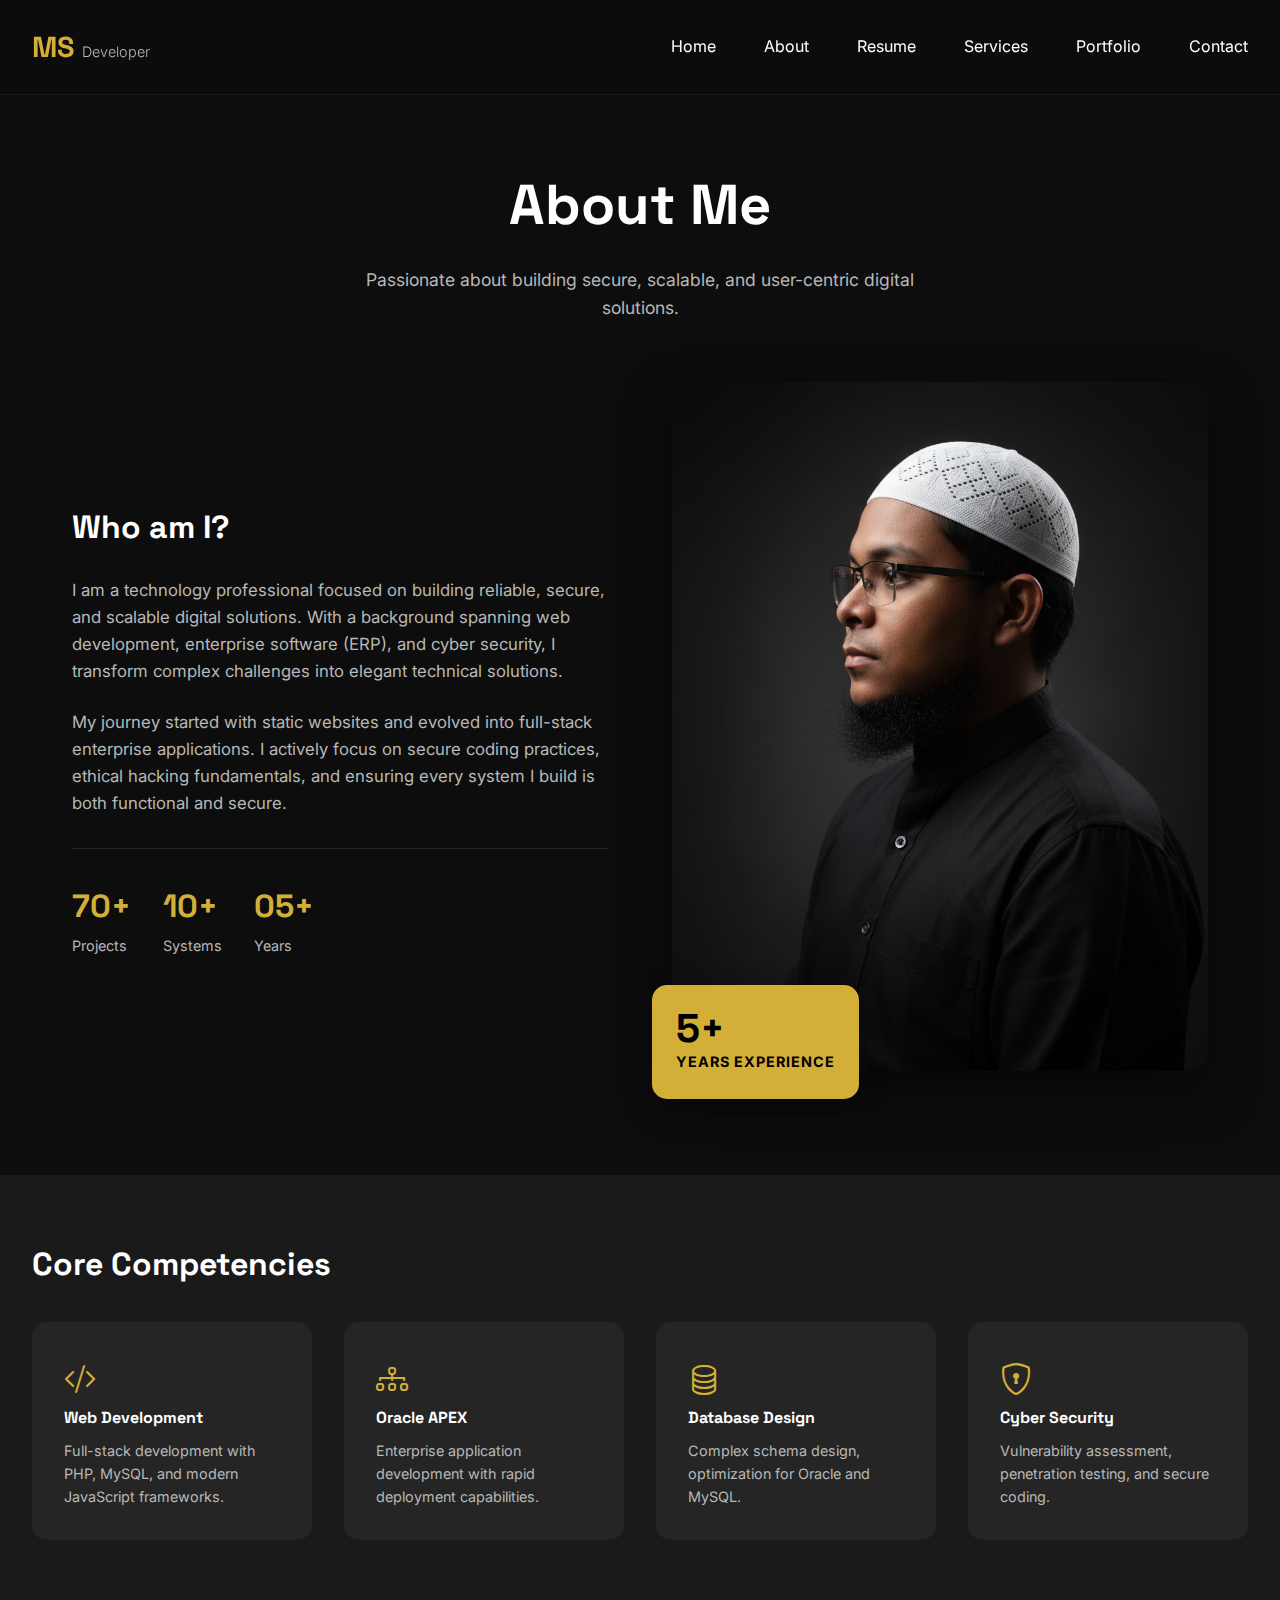
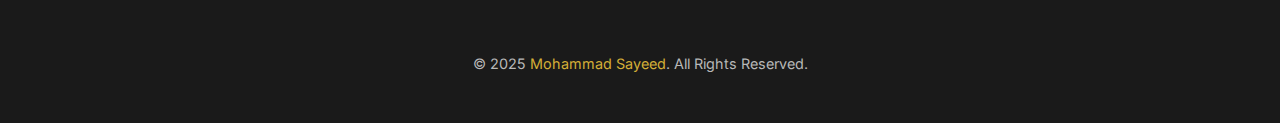
<file: about.html>
<!DOCTYPE html>
<html lang="en">
<head>
  <meta charset="UTF-8">
  <meta name="viewport" content="width=device-width, initial-scale=1.0">
  <title>About - Mohammad Sayeed</title>
  <meta name="description" content="Learn more about Mohammad Sayeed - Web Developer, Oracle APEX Expert, and Cyber Security Specialist.">
  
  <!-- Fonts -->
  <link rel="preconnect" href="https://fonts.googleapis.com">
  <link rel="preconnect" href="https://fonts.gstatic.com" crossorigin>
  <link href="https://fonts.googleapis.com/css2?family=Space+Grotesk:wght@300;400;500;600;700&family=Inter:wght@300;400;500;600;700&display=swap" rel="stylesheet">
  
  <!-- Bootstrap Icons -->
  <link href="https://cdn.jsdelivr.net/npm/bootstrap-icons@1.11.1/font/bootstrap-icons.css" rel="stylesheet">

  <style>
    :root {
      --color-bg: #0D0D0D;
      --color-bg-secondary: #1A1A1A;
      --color-bg-card: #252525;
      --color-text: #FFFFFF;
      --color-text-secondary: #B8B8B8;
      --color-accent: #D4AF37;
      --font-primary: 'Space Grotesk', sans-serif;
      --font-secondary: 'Inter', sans-serif;
      --transition-normal: 0.3s ease;
    }

    * { margin: 0; padding: 0; box-sizing: border-box; }
    body { font-family: var(--font-secondary); background-color: var(--color-bg); color: var(--color-text); line-height: 1.6; overflow-x: hidden; }
    a { text-decoration: none; color: inherit; }
    ul { list-style: none; }

    /* Navigation (Same styling) */
    .main-nav {
      position: fixed; top: 0; left: 0; right: 0; z-index: 1000;
      padding: 1.5rem 0; background: rgba(13, 13, 13, 0.8);
      backdrop-filter: blur(20px); border-bottom: 1px solid rgba(255, 255, 255, 0.05);
      transition: var(--transition-normal);
    }
    .main-nav.scrolled { padding: 1rem 0; background: rgba(13, 13, 13, 0.95); box-shadow: 0 8px 30px rgba(0, 0, 0, 0.4); }
    .nav-container { max-width: 1400px; margin: 0 auto; padding: 0 2rem; display: flex; justify-content: space-between; align-items: center; }
    .nav-logo { display: flex; align-items: baseline; gap: 0.5rem; text-decoration: none; }
    .logo-text { font-family: var(--font-primary); font-size: 1.8rem; font-weight: 700; color: var(--color-accent); }
    .logo-subtext { font-size: 0.9rem; color: var(--color-text-secondary); font-weight: 300; }
    .nav-menu { display: flex; list-style: none; gap: 3rem; align-items: center; }
    .nav-link { color: var(--color-text); font-weight: 500; transition: var(--transition-normal); }
    .nav-link:hover, .nav-link.active { color: var(--color-accent); }
    .nav-toggle { display: none; background: none; border: none; cursor: pointer; z-index: 1001; }
    .nav-toggle span { display: block; width: 25px; height: 2px; background: var(--color-text); margin: 6px 0; transition: 0.3s; }
    
    @media (max-width: 1024px) {
      .nav-menu { position: fixed; top: 0; right: -100%; width: 300px; height: 100vh; background: var(--color-bg-secondary); flex-direction: column; padding: 5rem 2rem; gap: 1.5rem; transition: 0.5s; border-left: 1px solid #333; }
      .nav-menu.active { right: 0; }
      .nav-toggle { display: block; }
      .nav-toggle.active span:nth-child(1) { transform: rotate(45deg) translate(5px, 6px); }
      .nav-toggle.active span:nth-child(2) { opacity: 0; }
      .nav-toggle.active span:nth-child(3) { transform: rotate(-45deg) translate(5px, -6px); }
    }

    /* Page Header */
    .page-header { padding: 160px 0 60px; text-align: center; }
    .page-title { font-family: var(--font-primary); font-size: 3.5rem; font-weight: 700; color: var(--color-text); margin-bottom: 1rem; }
    .page-subtitle { color: var(--color-text-secondary); font-size: 1.1rem; max-width: 600px; margin: 0 auto; }

    /* About Section */
    .about-container { max-width: 1200px; margin: 0 auto; padding: 0 2rem 6rem; }
    .about-grid { display: grid; grid-template-columns: 1fr 1fr; gap: 4rem; align-items: center; }
    
    .about-img-wrapper { position: relative; }
    .about-img { width: 100%; border-radius: 20px; box-shadow: 0 20px 50px rgba(0,0,0,0.5); border: 1px solid var(--color-border); }
    .experience-badge {
      position: absolute; bottom: -20px; left: -20px;
      background: var(--color-accent); color: #000; padding: 1.5rem; border-radius: 15px;
      box-shadow: 0 10px 30px rgba(0,0,0,0.3); font-weight: 700;
    }
    .experience-badge .years { display: block; font-size: 2.5rem; line-height: 1; font-family: var(--font-primary); }
    .experience-badge .text { font-size: 0.9rem; text-transform: uppercase; letter-spacing: 1px; }

    .about-text h3 { font-family: var(--font-primary); font-size: 2rem; margin-bottom: 1.5rem; color: var(--color-text); }
    .about-text p { color: var(--color-text-secondary); margin-bottom: 1.5rem; font-size: 1.05rem; }
    
    /* Stats Row */
    .stats-row { display: flex; gap: 2rem; margin-top: 2rem; padding-top: 2rem; border-top: 1px solid rgba(255,255,255,0.1); }
    .stat-item h4 { font-size: 2rem; color: var(--color-accent); font-family: var(--font-primary); font-weight: 700; }
    .stat-item span { font-size: 0.9rem; color: var(--color-text-secondary); }

    /* Skills Section */
    .section-padding { padding: 4rem 0; background: var(--color-bg-secondary); }
    .container { max-width: 1400px; margin: 0 auto; padding: 0 2rem; }
    .section-heading { font-family: var(--font-primary); font-size: 2rem; margin-bottom: 2rem; color: var(--color-text); }
    
    .skills-grid { display: grid; grid-template-columns: repeat(auto-fit, minmax(250px, 1fr)); gap: 2rem; }
    .skill-card { background: var(--color-bg-card); padding: 2rem; border-radius: 15px; border: 1px solid var(--color-border); transition: 0.3s; }
    .skill-card:hover { border-color: var(--color-accent); transform: translateY(-5px); }
    .skill-icon { font-size: 2rem; color: var(--color-accent); margin-bottom: 1rem; }
    .skill-card h4 { margin-bottom: 0.5rem; color: var(--color-text); font-family: var(--font-primary); }
    .skill-card p { font-size: 0.9rem; color: var(--color-text-secondary); }

    /* Footer */
    .main-footer { background: var(--color-bg-secondary); border-top: 1px solid var(--color-border); padding: 3rem 0; text-align: center; }
    .footer-text { color: var(--color-text-secondary); font-size: 0.9rem; }
    .footer-text span { color: var(--color-accent); }

    @media (max-width: 768px) {
      .about-grid { grid-template-columns: 1fr; }
      .page-header { padding-top: 120px; }
      .stats-row { flex-wrap: wrap; }
    }
  </style>
</head>
<body>

  <!-- Navigation -->
  <nav class="main-nav">
    <div class="nav-container">
      <a href="index.html" class="nav-logo">
        <span class="logo-text">MS</span>
        <span class="logo-subtext">Developer</span>
      </a>
      
      <ul class="nav-menu">
        <li><a href="index.html">Home</a></li>
        <li><a href="about.html" class="active">About</a></li>
        <li><a href="resume.html">Resume</a></li>
        <li><a href="services.html">Services</a></li>
        <li><a href="portfolio.html">Portfolio</a></li>
        <li><a href="contact.html">Contact</a></li>
      </ul>
      
      <button class="nav-toggle" aria-label="Toggle menu">
        <span></span><span></span><span></span>
      </button>
    </div>
  </nav>

  <!-- Page Header -->
  <header class="page-header">
    <h1 class="page-title">About Me</h1>
    <p class="page-subtitle">Passionate about building secure, scalable, and user-centric digital solutions.</p>
  </header>

  <!-- About Section -->
  <div class="about-container">
    <div class="about-grid">
      <div class="about-text">
        <h3>Who am I?</h3>
        <p>
          I am a technology professional focused on building reliable, secure, and scalable digital solutions. 
          With a background spanning web development, enterprise software (ERP), and cyber security, I transform complex challenges into elegant technical solutions.
        </p>
        <p>
          My journey started with static websites and evolved into full-stack enterprise applications. I actively focus on 
          secure coding practices, ethical hacking fundamentals, and ensuring every system I build is both functional and secure.
        </p>
        
        <div class="stats-row">
          <div class="stat-item">
            <h4>70+</h4>
            <span>Projects</span>
          </div>
          <div class="stat-item">
            <h4>10+</h4>
            <span>Systems</span>
          </div>
          <div class="stat-item">
            <h4>05+</h4>
            <span>Years</span>
          </div>
        </div>
      </div>

      <div class="about-img-wrapper">
        <!-- Placeholder Image -->
        <img src="assets/img/profile/profile-square-11.webp" alt="Mohammad Sayeed" class="about-img">
        <div class="experience-badge">
          <span class="years">5+</span>
          <span class="text">Years Experience</span>
        </div>
      </div>
    </div>
  </div>

  <!-- Skills Section -->
  <section class="section-padding">
    <div class="container">
      <h2 class="section-heading">Core Competencies</h2>
      <div class="skills-grid">
        <div class="skill-card">
          <i class="bi bi-code-slash skill-icon"></i>
          <h4>Web Development</h4>
          <p>Full-stack development with PHP, MySQL, and modern JavaScript frameworks.</p>
        </div>
        <div class="skill-card">
          <i class="bi bi-diagram-3 skill-icon"></i>
          <h4>Oracle APEX</h4>
          <p>Enterprise application development with rapid deployment capabilities.</p>
        </div>
        <div class="skill-card">
          <i class="bi bi-database skill-icon"></i>
          <h4>Database Design</h4>
          <p>Complex schema design, optimization for Oracle and MySQL.</p>
        </div>
        <div class="skill-card">
          <i class="bi bi-shield-lock skill-icon"></i>
          <h4>Cyber Security</h4>
          <p>Vulnerability assessment, penetration testing, and secure coding.</p>
        </div>
      </div>
    </div>
  </section>

  <!-- Footer -->
  <footer class="main-footer">
    <div class="container">
      <p class="footer-text">&copy; 2025 <span>Mohammad Sayeed</span>. All Rights Reserved.</p>
    </div>
  </footer>

  <script>
    // Mobile Menu Toggle
    const navToggle = document.querySelector('.nav-toggle');
    const navMenu = document.querySelector('.nav-menu');
    
    if(navToggle) {
      navToggle.addEventListener('click', () => {
        navToggle.classList.toggle('active');
        navMenu.classList.toggle('active');
      });
    }
    
    // Scroll Effect
    const nav = document.querySelector('.main-nav');
    window.addEventListener('scroll', () => {
      if(window.scrollY > 50) nav.classList.add('scrolled');
      else nav.classList.remove('scrolled');
    });
  </script>
</body>
</html>
</file>
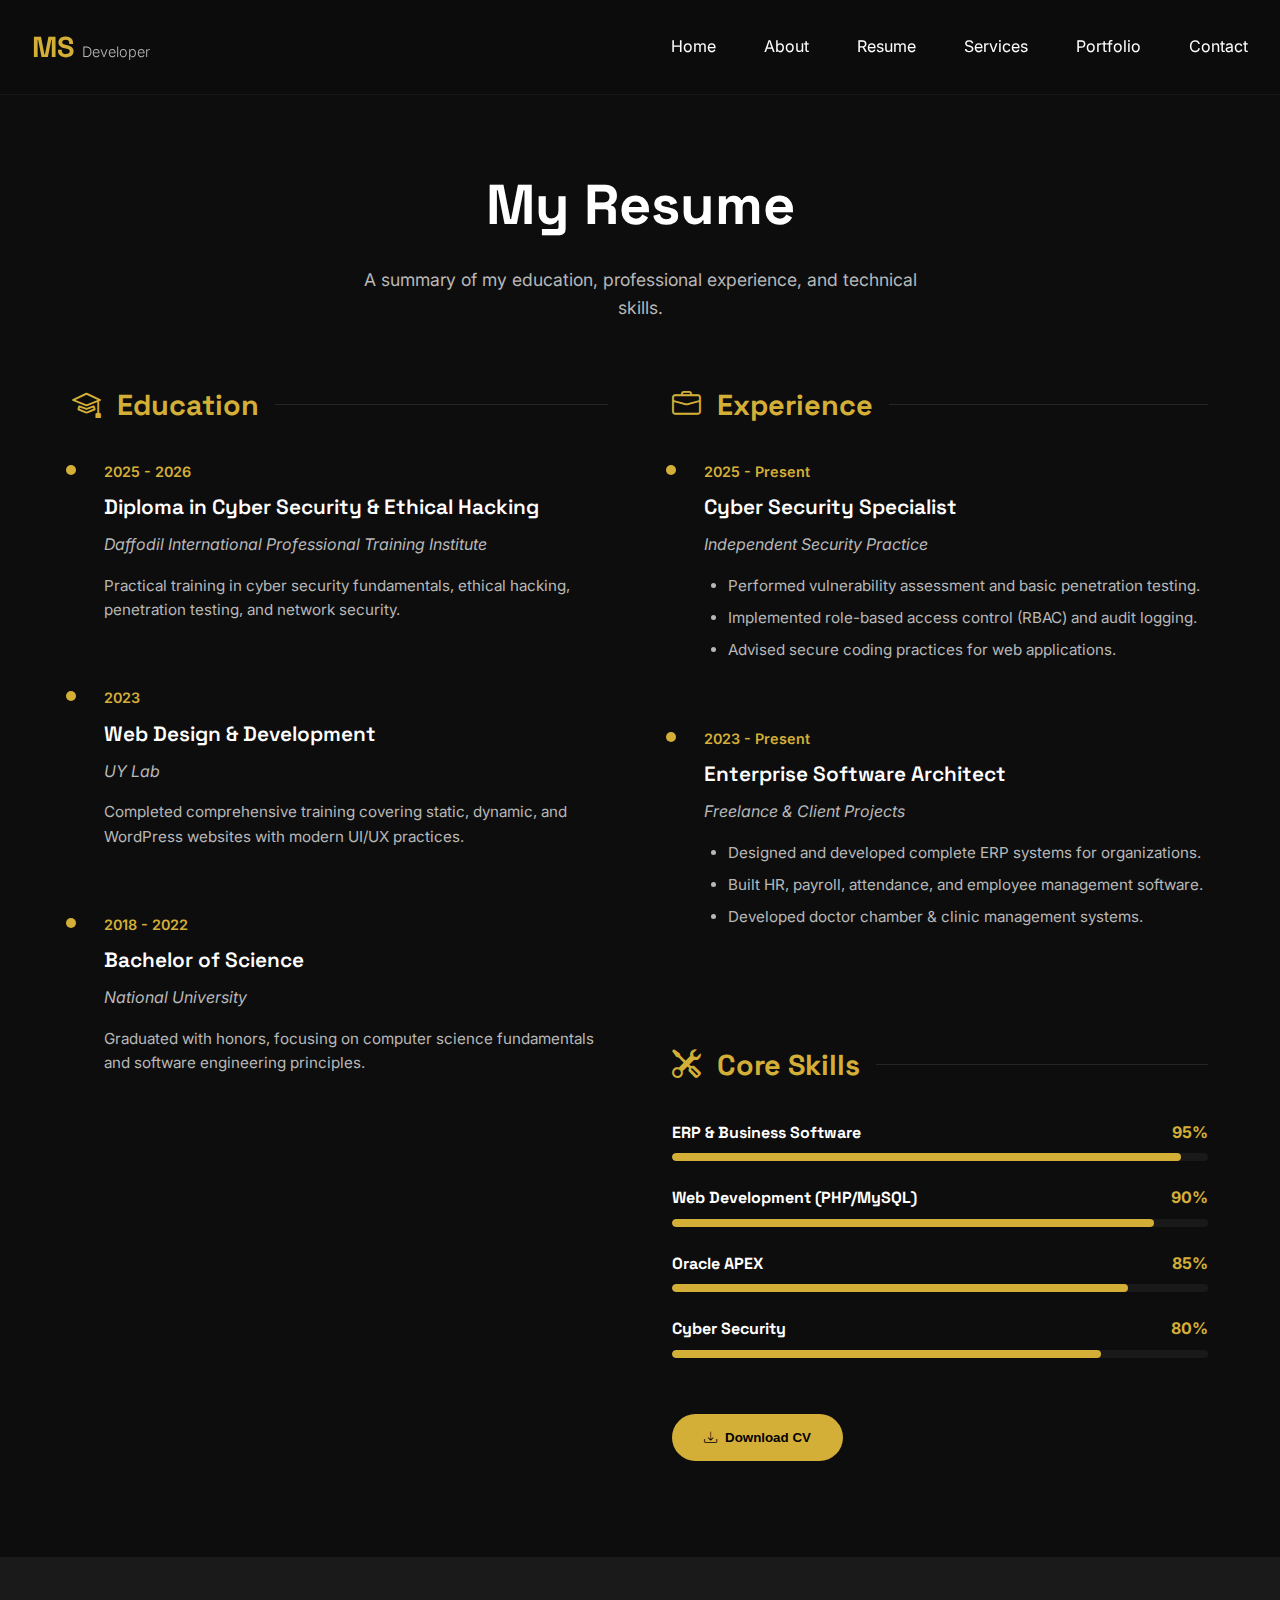
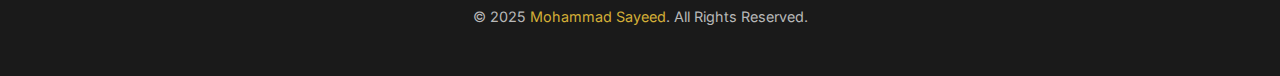
<file: resume.html>
<!DOCTYPE html>
<html lang="en">
<head>
  <meta charset="UTF-8">
  <meta name="viewport" content="width=device-width, initial-scale=1.0">
  <title>Resume - Mohammad Sayeed</title>
  <meta name="description" content="Resume of Mohammad Sayeed - Professional Experience in Web Development and Cyber Security.">
  
  <!-- Fonts -->
  <link rel="preconnect" href="https://fonts.googleapis.com">
  <link rel="preconnect" href="https://fonts.gstatic.com" crossorigin>
  <link href="https://fonts.googleapis.com/css2?family=Space+Grotesk:wght@300;400;500;600;700&family=Inter:wght@300;400;500;600;700&display=swap" rel="stylesheet">
  
  <!-- Bootstrap Icons -->
  <link href="https://cdn.jsdelivr.net/npm/bootstrap-icons@1.11.1/font/bootstrap-icons.css" rel="stylesheet">

  <style>
    :root {
      --color-bg: #0D0D0D;
      --color-bg-secondary: #1A1A1A;
      --color-bg-card: #252525;
      --color-text: #FFFFFF;
      --color-text-secondary: #B8B8B8;
      --color-accent: #D4AF37;
      --font-primary: 'Space Grotesk', sans-serif;
      --font-secondary: 'Inter', sans-serif;
      --transition-normal: 0.3s ease;
    }

    * { margin: 0; padding: 0; box-sizing: border-box; }
    body { font-family: var(--font-secondary); background-color: var(--color-bg); color: var(--color-text); line-height: 1.6; overflow-x: hidden; }
    a { text-decoration: none; color: inherit; }
    ul { list-style: none; }

    /* Navigation */
    .main-nav {
      position: fixed; top: 0; left: 0; right: 0; z-index: 1000;
      padding: 1.5rem 0; background: rgba(13, 13, 13, 0.8);
      backdrop-filter: blur(20px); border-bottom: 1px solid rgba(255, 255, 255, 0.05);
      transition: var(--transition-normal);
    }
    .main-nav.scrolled { padding: 1rem 0; background: rgba(13, 13, 13, 0.95); box-shadow: 0 8px 30px rgba(0, 0, 0, 0.4); }
    .nav-container { max-width: 1400px; margin: 0 auto; padding: 0 2rem; display: flex; justify-content: space-between; align-items: center; }
    .nav-logo { display: flex; align-items: baseline; gap: 0.5rem; text-decoration: none; }
    .logo-text { font-family: var(--font-primary); font-size: 1.8rem; font-weight: 700; color: var(--color-accent); }
    .logo-subtext { font-size: 0.9rem; color: var(--color-text-secondary); font-weight: 300; }
    .nav-menu { display: flex; list-style: none; gap: 3rem; align-items: center; }
    .nav-link { color: var(--color-text); font-weight: 500; transition: var(--transition-normal); }
    .nav-link:hover, .nav-link.active { color: var(--color-accent); }
    .nav-toggle { display: none; background: none; border: none; cursor: pointer; z-index: 1001; }
    .nav-toggle span { display: block; width: 25px; height: 2px; background: var(--color-text); margin: 6px 0; transition: 0.3s; }
    
    @media (max-width: 1024px) {
      .nav-menu { position: fixed; top: 0; right: -100%; width: 300px; height: 100vh; background: var(--color-bg-secondary); flex-direction: column; padding: 5rem 2rem; gap: 1.5rem; transition: 0.5s; border-left: 1px solid #333; }
      .nav-menu.active { right: 0; }
      .nav-toggle { display: block; }
      .nav-toggle.active span:nth-child(1) { transform: rotate(45deg) translate(5px, 6px); }
      .nav-toggle.active span:nth-child(2) { opacity: 0; }
      .nav-toggle.active span:nth-child(3) { transform: rotate(-45deg) translate(5px, -6px); }
    }

    /* Layout */
    .page-header { padding: 160px 0 60px; text-align: center; }
    .page-title { font-family: var(--font-primary); font-size: 3.5rem; font-weight: 700; color: var(--color-text); margin-bottom: 1rem; }
    .page-subtitle { color: var(--color-text-secondary); font-size: 1.1rem; max-width: 600px; margin: 0 auto; }
    
    .resume-container { max-width: 1200px; margin: 0 auto; padding: 0 2rem 6rem; }
    .resume-grid { display: grid; grid-template-columns: 1fr 1fr; gap: 4rem; }

    /* Resume Items */
    .resume-section-title {
      font-family: var(--font-primary); font-size: 1.8rem; color: var(--color-accent);
      margin-bottom: 2rem; display: flex; align-items: center; gap: 1rem;
    }
    .resume-section-title::after { content: ''; flex-grow: 1; height: 1px; background: rgba(255,255,255,0.1); }

    .timeline-item { border-left: 2px solid var(--color-border); padding-left: 2rem; padding-bottom: 3rem; position: relative; }
    .timeline-item::before {
      content: ''; position: absolute; left: -6px; top: 5px; width: 10px; height: 10px;
      background: var(--color-accent); border-radius: 50%;
    }
    
    .timeline-date { color: var(--color-accent); font-size: 0.9rem; font-weight: 600; margin-bottom: 0.5rem; display: block; }
    .timeline-role { font-size: 1.3rem; color: var(--color-text); font-family: var(--font-primary); font-weight: 600; margin-bottom: 0.5rem; }
    .timeline-company { color: var(--color-text-secondary); font-size: 1rem; font-style: italic; margin-bottom: 1rem; display: block; }
    .timeline-desc { color: var(--color-text-secondary); font-size: 0.95rem; margin-bottom: 1rem; }
    .timeline-desc ul { list-style: disc; padding-left: 1.5rem; margin-top: 0.5rem; }
    .timeline-desc li { margin-bottom: 0.5rem; color: var(--color-text-secondary); }

    /* Skills Progress */
    .skill-box { margin-bottom: 1.5rem; }
    .skill-header { display: flex; justify-content: space-between; margin-bottom: 0.5rem; }
    .skill-header h4 { font-size: 1rem; color: var(--color-text); font-family: var(--font-primary); }
    .skill-header span { color: var(--color-accent); font-weight: 700; }
    
    .progress { width: 100%; height: 8px; background: rgba(255,255,255,0.05); border-radius: 4px; overflow: hidden; }
    .progress-bar { height: 100%; background: var(--color-accent); width: 0; border-radius: 4px; transition: width 1.5s ease; }

    /* Download Button */
    .btn-download {
      display: inline-flex; align-items: center; gap: 0.5rem;
      background: var(--color-accent); color: #000; padding: 1rem 2rem;
      border-radius: 50px; font-weight: 600; transition: 0.3s; margin-top: 2rem; border: none; cursor: pointer;
    }
    .btn-download:hover { transform: translateY(-3px); box-shadow: 0 10px 20px rgba(212, 175, 55, 0.3); }

    /* Footer */
    .main-footer { background: var(--color-bg-secondary); border-top: 1px solid var(--color-border); padding: 3rem 0; text-align: center; }
    .footer-text { color: var(--color-text-secondary); font-size: 0.9rem; }
    .footer-text span { color: var(--color-accent); }

    @media (max-width: 768px) {
      .resume-grid { grid-template-columns: 1fr; }
      .page-header { padding-top: 120px; }
    }
  </style>
</head>
<body>

  <!-- Navigation -->
  <nav class="main-nav">
    <div class="nav-container">
      <a href="index.html" class="nav-logo">
        <span class="logo-text">MS</span>
        <span class="logo-subtext">Developer</span>
      </a>
      
      <ul class="nav-menu">
        <li><a href="index.html">Home</a></li>
        <li><a href="about.html">About</a></li>
        <li><a href="resume.html" class="active">Resume</a></li>
        <li><a href="services.html">Services</a></li>
        <li><a href="portfolio.html">Portfolio</a></li>
        <li><a href="contact.html">Contact</a></li>
      </ul>
      
      <button class="nav-toggle" aria-label="Toggle menu">
        <span></span><span></span><span></span>
      </button>
    </div>
  </nav>

  <!-- Page Header -->
  <header class="page-header">
    <h1 class="page-title">My Resume</h1>
    <p class="page-subtitle">A summary of my education, professional experience, and technical skills.</p>
  </header>

  <div class="resume-container">
    <div class="resume-grid">
      
      <!-- Left Column: Education -->
      <div class="resume-col">
        <h2 class="resume-section-title"><i class="bi bi-mortarboard"></i> Education</h2>
        
        <div class="timeline-item">
          <span class="timeline-date">2025 - 2026</span>
          <h3 class="timeline-role">Diploma in Cyber Security & Ethical Hacking</h3>
          <span class="timeline-company">Daffodil International Professional Training Institute</span>
          <div class="timeline-desc">
            Practical training in cyber security fundamentals, ethical hacking, penetration testing, and network security.
          </div>
        </div>

        <div class="timeline-item">
          <span class="timeline-date">2023</span>
          <h3 class="timeline-role">Web Design & Development</h3>
          <span class="timeline-company">UY Lab</span>
          <div class="timeline-desc">
            Completed comprehensive training covering static, dynamic, and WordPress websites with modern UI/UX practices.
          </div>
        </div>

        <div class="timeline-item">
          <span class="timeline-date">2018 - 2022</span>
          <h3 class="timeline-role">Bachelor of Science</h3>
          <span class="timeline-company">National University</span>
          <div class="timeline-desc">
            Graduated with honors, focusing on computer science fundamentals and software engineering principles.
          </div>
        </div>
      </div>

      <!-- Right Column: Experience -->
      <div class="resume-col">
        <h2 class="resume-section-title"><i class="bi bi-briefcase"></i> Experience</h2>
        
        <div class="timeline-item">
          <span class="timeline-date">2025 - Present</span>
          <h3 class="timeline-role">Cyber Security Specialist</h3>
          <span class="timeline-company">Independent Security Practice</span>
          <div class="timeline-desc">
            <ul>
              <li>Performed vulnerability assessment and basic penetration testing.</li>
              <li>Implemented role-based access control (RBAC) and audit logging.</li>
              <li>Advised secure coding practices for web applications.</li>
            </ul>
          </div>
        </div>

        <div class="timeline-item">
          <span class="timeline-date">2023 - Present</span>
          <h3 class="timeline-role">Enterprise Software Architect</h3>
          <span class="timeline-company">Freelance & Client Projects</span>
          <div class="timeline-desc">
            <ul>
              <li>Designed and developed complete ERP systems for organizations.</li>
              <li>Built HR, payroll, attendance, and employee management software.</li>
              <li>Developed doctor chamber & clinic management systems.</li>
            </ul>
          </div>
        </div>
        
        <h2 class="resume-section-title" style="margin-top: 3rem;"><i class="bi bi-tools"></i> Core Skills</h2>
        
        <div class="skill-box">
          <div class="skill-header">
            <h4>ERP & Business Software</h4>
            <span>95%</span>
          </div>
          <div class="progress"><div class="progress-bar" style="width: 95%;"></div></div>
        </div>

        <div class="skill-box">
          <div class="skill-header">
            <h4>Web Development (PHP/MySQL)</h4>
            <span>90%</span>
          </div>
          <div class="progress"><div class="progress-bar" style="width: 90%;"></div></div>
        </div>

        <div class="skill-box">
          <div class="skill-header">
            <h4>Oracle APEX</h4>
            <span>85%</span>
          </div>
          <div class="progress"><div class="progress-bar" style="width: 85%;"></div></div>
        </div>

        <div class="skill-box">
          <div class="skill-header">
            <h4>Cyber Security</h4>
            <span>80%</span>
          </div>
          <div class="progress"><div class="progress-bar" style="width: 80%;"></div></div>
        </div>

        <button class="btn-download">
          <i class="bi bi-download"></i> Download CV
        </button>

      </div>
    </div>
  </div>

  <!-- Footer -->
  <footer class="main-footer">
    <div class="container">
      <p class="footer-text">&copy; 2025 <span>Mohammad Sayeed</span>. All Rights Reserved.</p>
    </div>
  </footer>

  <script>
    // Mobile Menu
    const navToggle = document.querySelector('.nav-toggle');
    const navMenu = document.querySelector('.nav-menu');
    if(navToggle) {
      navToggle.addEventListener('click', () => {
        navToggle.classList.toggle('active');
        navMenu.classList.toggle('active');
      });
    }
    // Scroll Effect
    const nav = document.querySelector('.main-nav');
    window.addEventListener('scroll', () => {
      if(window.scrollY > 50) nav.classList.add('scrolled');
      else nav.classList.remove('scrolled');
    });

    // Animate Progress Bars on Load
    window.addEventListener('load', () => {
      const bars = document.querySelectorAll('.progress-bar');
      bars.forEach(bar => {
        // Trigger reflow to restart animation
        const width = bar.style.width;
        bar.style.width = '0';
        setTimeout(() => bar.style.width = width, 100);
      });
    });
  </script>
</body>
</html>
</file>
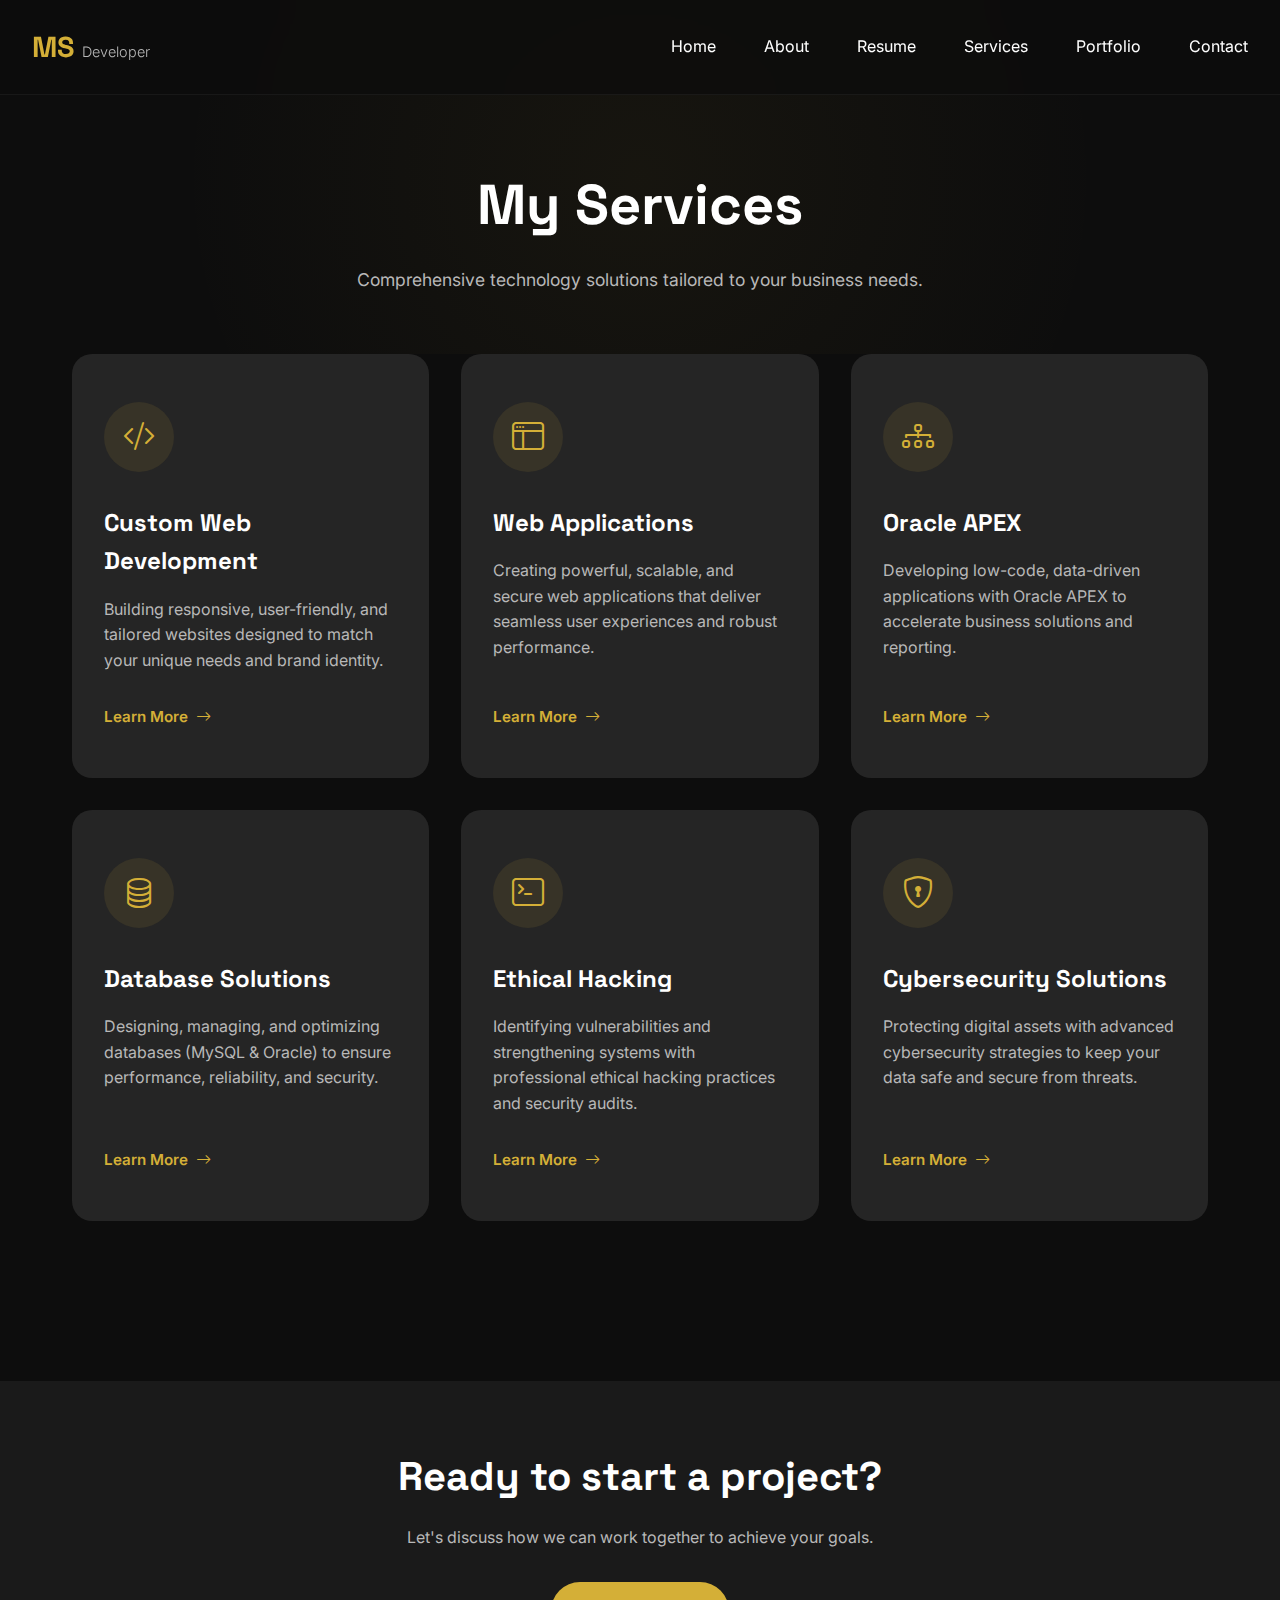
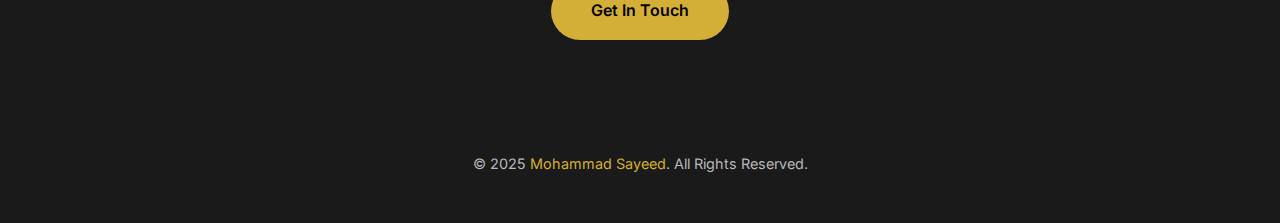
<file: services.html>
<!DOCTYPE html>
<html lang="en">
<head>
  <meta charset="UTF-8">
  <meta name="viewport" content="width=device-width, initial-scale=1.0">
  <title>Services - Mohammad Sayeed</title>
  <meta name="description" content="Professional services offered by Mohammad Sayeed including Web Development, Oracle APEX, and Cyber Security.">
  
  <!-- Fonts -->
  <link rel="preconnect" href="https://fonts.googleapis.com">
  <link rel="preconnect" href="https://fonts.gstatic.com" crossorigin>
  <link href="https://fonts.googleapis.com/css2?family=Space+Grotesk:wght@300;400;500;600;700&family=Inter:wght@300;400;500;600;700&display=swap" rel="stylesheet">
  
  <!-- Bootstrap Icons -->
  <link href="https://cdn.jsdelivr.net/npm/bootstrap-icons@1.11.1/font/bootstrap-icons.css" rel="stylesheet">

  <style>
    :root {
      --color-bg: #0D0D0D;
      --color-bg-secondary: #1A1A1A;
      --color-bg-card: #252525;
      --color-text: #FFFFFF;
      --color-text-secondary: #B8B8B8;
      --color-accent: #D4AF37;
      --font-primary: 'Space Grotesk', sans-serif;
      --font-secondary: 'Inter', sans-serif;
      --transition-normal: 0.3s ease;
    }

    * { margin: 0; padding: 0; box-sizing: border-box; }
    body { font-family: var(--font-secondary); background-color: var(--color-bg); color: var(--color-text); line-height: 1.6; overflow-x: hidden; }
    a { text-decoration: none; color: inherit; }
    ul { list-style: none; }

    /* Navigation */
    .main-nav {
      position: fixed; top: 0; left: 0; right: 0; z-index: 1000;
      padding: 1.5rem 0; background: rgba(13, 13, 13, 0.8);
      backdrop-filter: blur(20px); border-bottom: 1px solid rgba(255, 255, 255, 0.05);
      transition: var(--transition-normal);
    }
    .main-nav.scrolled { padding: 1rem 0; background: rgba(13, 13, 13, 0.95); box-shadow: 0 8px 30px rgba(0, 0, 0, 0.4); }
    .nav-container { max-width: 1400px; margin: 0 auto; padding: 0 2rem; display: flex; justify-content: space-between; align-items: center; }
    .nav-logo { display: flex; align-items: baseline; gap: 0.5rem; text-decoration: none; }
    .logo-text { font-family: var(--font-primary); font-size: 1.8rem; font-weight: 700; color: var(--color-accent); }
    .logo-subtext { font-size: 0.9rem; color: var(--color-text-secondary); font-weight: 300; }
    .nav-menu { display: flex; list-style: none; gap: 3rem; align-items: center; }
    .nav-link { color: var(--color-text); font-weight: 500; transition: var(--transition-normal); }
    .nav-link:hover, .nav-link.active { color: var(--color-accent); }
    .nav-toggle { display: none; background: none; border: none; cursor: pointer; z-index: 1001; }
    .nav-toggle span { display: block; width: 25px; height: 2px; background: var(--color-text); margin: 6px 0; transition: 0.3s; }
    
    @media (max-width: 1024px) {
      .nav-menu { position: fixed; top: 0; right: -100%; width: 300px; height: 100vh; background: var(--color-bg-secondary); flex-direction: column; padding: 5rem 2rem; gap: 1.5rem; transition: 0.5s; border-left: 1px solid #333; }
      .nav-menu.active { right: 0; }
      .nav-toggle { display: block; }
      .nav-toggle.active span:nth-child(1) { transform: rotate(45deg) translate(5px, 6px); }
      .nav-toggle.active span:nth-child(2) { opacity: 0; }
      .nav-toggle.active span:nth-child(3) { transform: rotate(-45deg) translate(5px, -6px); }
    }

    /* Page Header */
    .page-header { padding: 160px 0 60px; text-align: center; background: radial-gradient(circle at center, rgba(212, 175, 55, 0.05) 0%, transparent 70%); }
    .page-title { font-family: var(--font-primary); font-size: 3.5rem; font-weight: 700; color: var(--color-text); margin-bottom: 1rem; }
    .page-subtitle { color: var(--color-text-secondary); font-size: 1.1rem; max-width: 600px; margin: 0 auto; }

    /* Services Grid */
    .services-container { max-width: 1200px; margin: 0 auto; padding: 0 2rem 6rem; }
    .services-grid { display: grid; grid-template-columns: repeat(auto-fit, minmax(320px, 1fr)); gap: 2rem; }
    
    .service-card {
      background: var(--color-bg-card); border: 1px solid var(--color-border);
      border-radius: 20px; padding: 3rem 2rem; transition: all 0.4s ease;
      position: relative; overflow: hidden; display: flex; flex-direction: column; justify-content: space-between;
    }
    
    .service-card:hover {
      transform: translateY(-10px); border-color: var(--color-accent);
      box-shadow: 0 15px 40px rgba(0,0,0,0.4);
    }

    .service-card::before {
      content: ''; position: absolute; top: 0; left: 0; width: 100%; height: 4px;
      background: linear-gradient(90deg, var(--color-accent), transparent);
      transform: scaleX(0); transform-origin: left; transition: transform 0.4s ease;
    }
    .service-card:hover::before { transform: scaleX(1); }

    .service-icon {
      width: 70px; height: 70px; background: rgba(212, 175, 55, 0.1);
      border-radius: 50%; display: flex; align-items: center; justify-content: center;
      margin-bottom: 2rem; transition: 0.3s;
    }
    .service-icon i { font-size: 2rem; color: var(--color-accent); }
    .service-card:hover .service-icon { background: var(--color-accent); transform: rotate(10deg) scale(1.1); }
    .service-card:hover .service-icon i { color: #000; }

    .service-card h3 { font-family: var(--font-primary); font-size: 1.5rem; color: var(--color-text); margin-bottom: 1rem; }
    .service-card p { color: var(--color-text-secondary); margin-bottom: 2rem; flex-grow: 1; }

    .service-link {
      color: var(--color-accent); font-weight: 600; font-size: 0.95rem;
      display: inline-flex; align-items: center; gap: 0.5rem; transition: 0.3s;
    }
    .service-link:hover { gap: 0.8rem; color: #fff; }

    /* CTA Section */
    .cta-section { background: var(--color-bg-secondary); padding: 4rem 0; text-align: center; margin-top: 4rem; }
    .cta-content h2 { font-family: var(--font-primary); font-size: 2.5rem; margin-bottom: 1rem; }
    .cta-content p { color: var(--color-text-secondary); max-width: 600px; margin: 0 auto 2rem; }
    .btn-cta {
      display: inline-block; background: var(--color-accent); color: #000;
      padding: 1rem 2.5rem; border-radius: 50px; font-weight: 600; transition: 0.3s;
    }
    .btn-cta:hover { transform: translateY(-3px); box-shadow: 0 10px 20px rgba(212, 175, 55, 0.4); }

    /* Footer */
    .main-footer { background: var(--color-bg-secondary); border-top: 1px solid var(--color-border); padding: 3rem 0; text-align: center; }
    .footer-text { color: var(--color-text-secondary); font-size: 0.9rem; }
    .footer-text span { color: var(--color-accent); }

    @media (max-width: 768px) {
      .services-grid { grid-template-columns: 1fr; }
      .page-header { padding-top: 120px; }
    }
  </style>
</head>
<body>

  <!-- Navigation -->
  <nav class="main-nav">
    <div class="nav-container">
      <a href="index.html" class="nav-logo">
        <span class="logo-text">MS</span>
        <span class="logo-subtext">Developer</span>
      </a>
      
      <ul class="nav-menu">
        <li><a href="index.html">Home</a></li>
        <li><a href="about.html">About</a></li>
        <li><a href="resume.html">Resume</a></li>
        <li><a href="services.html" class="active">Services</a></li>
        <li><a href="portfolio.html">Portfolio</a></li>
        <li><a href="contact.html">Contact</a></li>
      </ul>
      
      <button class="nav-toggle" aria-label="Toggle menu">
        <span></span><span></span><span></span>
      </button>
    </div>
  </nav>

  <!-- Page Header -->
  <header class="page-header">
    <h1 class="page-title">My Services</h1>
    <p class="page-subtitle">Comprehensive technology solutions tailored to your business needs.</p>
  </header>

  <!-- Services Grid -->
  <div class="services-container">
    <div class="services-grid">
      
      <!-- Service 1 -->
      <div class="service-card">
        <div class="service-icon"><i class="bi bi-code-slash"></i></div>
        <h3>Custom Web Development</h3>
        <p>Building responsive, user-friendly, and tailored websites designed to match your unique needs and brand identity.</p>
        <a href="service-details.html" class="service-link">Learn More <i class="bi bi-arrow-right"></i></a>
      </div>

      <!-- Service 2 -->
      <div class="service-card">
        <div class="service-icon"><i class="bi bi-window-sidebar"></i></div>
        <h3>Web Applications</h3>
        <p>Creating powerful, scalable, and secure web applications that deliver seamless user experiences and robust performance.</p>
        <a href="service-details.html" class="service-link">Learn More <i class="bi bi-arrow-right"></i></a>
      </div>

      <!-- Service 3 -->
      <div class="service-card">
        <div class="service-icon"><i class="bi bi-diagram-3"></i></div>
        <h3>Oracle APEX</h3>
        <p>Developing low-code, data-driven applications with Oracle APEX to accelerate business solutions and reporting.</p>
        <a href="service-details.html" class="service-link">Learn More <i class="bi bi-arrow-right"></i></a>
      </div>

      <!-- Service 4 -->
      <div class="service-card">
        <div class="service-icon"><i class="bi bi-database"></i></div>
        <h3>Database Solutions</h3>
        <p>Designing, managing, and optimizing databases (MySQL & Oracle) to ensure performance, reliability, and security.</p>
        <a href="service-details.html" class="service-link">Learn More <i class="bi bi-arrow-right"></i></a>
      </div>

      <!-- Service 5 -->
      <div class="service-card">
        <div class="service-icon"><i class="bi bi-terminal"></i></div>
        <h3>Ethical Hacking</h3>
        <p>Identifying vulnerabilities and strengthening systems with professional ethical hacking practices and security audits.</p>
        <a href="service-details.html" class="service-link">Learn More <i class="bi bi-arrow-right"></i></a>
      </div>

      <!-- Service 6 -->
      <div class="service-card">
        <div class="service-icon"><i class="bi bi-shield-lock"></i></div>
        <h3>Cybersecurity Solutions</h3>
        <p>Protecting digital assets with advanced cybersecurity strategies to keep your data safe and secure from threats.</p>
        <a href="service-details.html" class="service-link">Learn More <i class="bi bi-arrow-right"></i></a>
      </div>

    </div>
  </div>

  <!-- CTA Section -->
  <section class="cta-section">
    <div class="container">
      <div class="cta-content">
        <h2>Ready to start a project?</h2>
        <p>Let's discuss how we can work together to achieve your goals.</p>
        <a href="contact.html" class="btn-cta">Get In Touch</a>
      </div>
    </div>
  </section>

  <!-- Footer -->
  <footer class="main-footer">
    <div class="container">
      <p class="footer-text">&copy; 2025 <span>Mohammad Sayeed</span>. All Rights Reserved.</p>
    </div>
  </footer>

  <script>
    // Mobile Menu Toggle
    const navToggle = document.querySelector('.nav-toggle');
    const navMenu = document.querySelector('.nav-menu');
    
    if(navToggle) {
      navToggle.addEventListener('click', () => {
        navToggle.classList.toggle('active');
        navMenu.classList.toggle('active');
      });
    }
    
    // Scroll Effect
    const nav = document.querySelector('.main-nav');
    window.addEventListener('scroll', () => {
      if(window.scrollY > 50) nav.classList.add('scrolled');
      else nav.classList.remove('scrolled');
    });
  </script>
</body>
</html>
</file>
